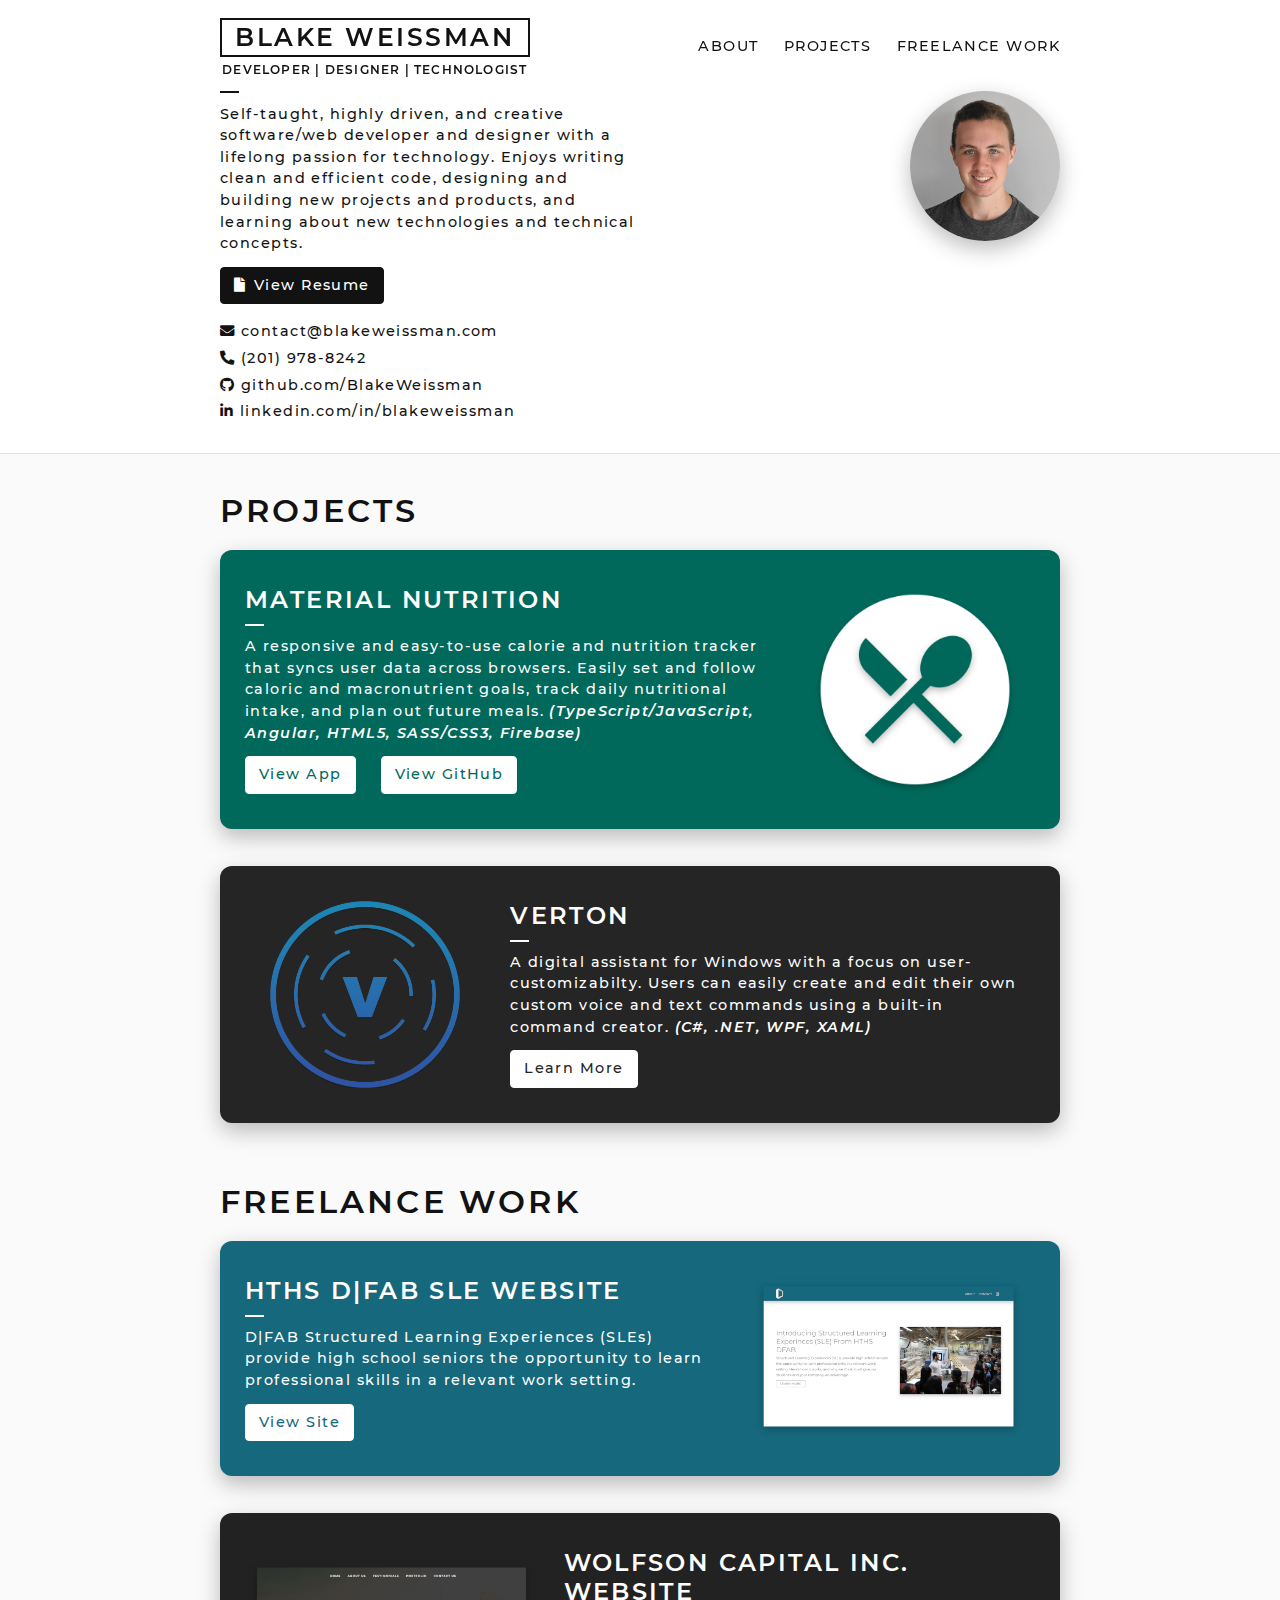
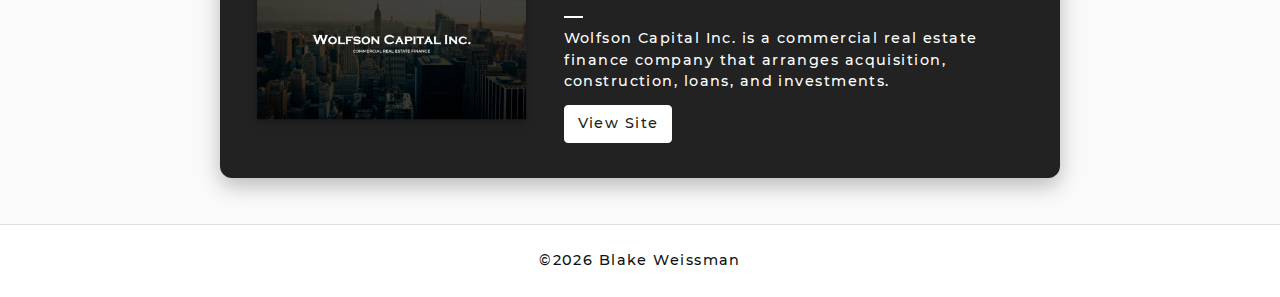
<file: index.html>
<!--Created by Blake Weissman-->

<!DOCTYPE html>
<html style="scroll-behavior: smooth;">
	<head>
		<title>
			Blake Weissman &middot; Developer | Designer | Technologist
		</title>
		<link href="css/style.css" rel="stylesheet"/>
		<link href="css/all.css" rel="stylesheet">
		<link href="css/montserrat.css" rel="stylesheet">
		<link href="img/favicon.png" rel="icon" type="image/png"/>
		<meta name="viewport" content="width=device-width, initial-scale=1.0"/>
    <meta name="description" content="Self-taught, highly driven, and creative software/web developer and designer with a lifelong passion for technology. Enjoys writing clean and efficient code, designing and building new projects and products, and learning about new technologies and technical concepts.">
		<meta name="keywords" content="blake, blake weissman, weissman, blake robert weissman, robert">
		<meta name="author" content="Blake Weissman">
	</head>
	<body>
		<div id="navbar">
			<div class="content">
				<div id="logo">
					<h1>
						Blake Weissman
					</h1>
					<h6>
						Developer | Designer | Technologist
					</h6>
				</div>
				<div id="nav-wrapper">
					<nav>
						<div>
							<button onclick="toggleNav()">
								<span></span>
								<span></span>
							</button>
						</div>
						<a href="#about">
							About
						</a>
						<a href="#projects">
							Projects
						</a>
						<a href="#freelance">
							Freelance Work
						</a>
					</nav>
				</div>
				<button onclick="toggleNav()">
					<span></span>
					<span></span>
					<span></span>
				</button>
			</div>
		</div>

		<div id="about">
			<div class="content">
				<div id="bio">
					<img class="profile show-mobile" src="img/profile.png">
					<h2 class="show-mobile">
						About
					</h2>
					<hr>
					<p>
						Self-taught, highly driven, and creative software/web developer and designer with a lifelong passion for technology. Enjoys writing clean and efficient code, designing and building new projects and products, and learning about new technologies and technical concepts.
					</p>
					<div class="buttons">
						<a class="button" href="resume.pdf" target="_blank">
							<i class="fas fa-file"></i> View Resume
						</a>
					</div>
					<div id="social">
						<a href="mailto:contact@blakeweissman.com">
							<i class="fas fa-envelope"></i> contact@blakeweissman.com
						</a>
						<a href="tel:2019788242">
							<i class="fas fa-phone-alt"></i> (201) 978-8242
						</a>
						<a href="https://github.com/BlakeWeissman" target="_blank">
							<i class="fab fa-github"></i> github.com/BlakeWeissman
						</a>
						<a href="https://linkedin.com/in/blakeweissman" target="_blank">
							<i class="fab fa-linkedin-in"></i> linkedin.com/in/blakeweissman
						</a>
					</div>
				</div>
				<div class="profile-wrap">
					<img class="profile hide-mobile" src="img/profile.png">
				</div>
			</div>
		</div>

		<span class="anchor" id="projects"></span>
		<div class="content">
			<h1>
				Projects
			</h1>
			<div class="card" id="material-nutrition">
				<div class="main">
					<div class="text">
						<h2>
							Material Nutrition
						</h2>
						<hr>
						<p>
							A responsive and easy-to-use calorie and nutrition tracker that syncs user data across browsers. Easily set and follow caloric and macronutrient goals, track daily nutritional intake, and plan out future meals. <i>(TypeScript/JavaScript, Angular, HTML5, SASS/CSS3, Firebase)</i>
						</p>
					</div>
					<div class="buttons">
						<a class="button" href="https://material-nutrition.web.app/" target="_blank">
							View App
						</a>
						<a class="button" href="https://github.com/BlakeWeissman/MaterialNutrition" target="_blank">
							View GitHub
						</a>
					</div>
				</div>
				<div class="img-wrap">
					<img src="img/material-nutrition.png">
				</div>
			</div>
			<div class="card" id="verton">
				<div class="main">
					<div class="text">
						<h2>
							Verton
						</h2>
						<hr>
						<p>
							A digital assistant for Windows with a focus on user-customizabilty. Users can easily create and edit their own custom voice and text commands using a built-in command creator. <i>(C#, .NET, WPF, XAML)</i>
						</p>
					</div>
					<div class="buttons">
						<a class="button" href="https://vertonai.com/" target="_blank">
							Learn More
						</a>
					</div>
				</div>
				<div class="img-wrap">
					<img src="img/verton.png">
				</div>
			</div>
		</div>

		<span class="anchor" id="freelance"></span>
		<div id="freelance" class="content">
			<h1>
				Freelance Work
			</h1>
			<div class="card" id="dfab">
				<div class="main">
					<div class="text">
						<h2>
							HTHS D|FAB SLE Website
						</h2>
						<hr>
						<p>
							D|FAB Structured Learning Experiences (SLEs) provide high school seniors the opportunity to learn professional skills in a relevant work setting.
						</p>
					</div>
					<div class="buttons">
						<a class="button" href="http://hths.hcstonline.org/dfab-sle/" target="_blank">
							View Site
						</a>
					</div>
				</div>
				<div class="img-wrap">
					<img src="img/dfab.png">
				</div>
			</div>
			<div class="card" id="wolfson">
				<div class="main">
					<div class="text">
						<h2>
							Wolfson Capital Inc. Website
						</h2>
						<hr>
						<p>
							Wolfson Capital Inc. is a commercial real estate finance company that arranges acquisition, construction, loans, and investments.
						</p>
					</div>
					<div class="buttons">
						<a class="button" href="https://www.wolfsoncapital.com/" target="_blank">
							View Site
						</a>
					</div>
				</div>
				<div class="img-wrap">
					<img src="img/wolfson.png">
				</div>
			</div>
		</div>

		<footer>
			<p>
			</p>
		</footer>

		<script>
			var bodyClassList = document.body.classList;

			if (!window.scrollY) {
				bodyClassList.add("animate");
			}

			onScroll = function() {
				var navbar = document.getElementById("navbar");
				if (window.scrollY) {
					navbar.classList.add("scroll");
				} else {
					navbar.classList.remove("scroll");
				}
			}
			onScroll();
			window.addEventListener('scroll', onScroll);

			document.getElementsByTagName("footer")[0].getElementsByTagName("p")[0].appendChild(document.createTextNode("\u00A9" + (new Date()).getFullYear() + " Blake Weissman"));

			var navWrapper = document.getElementById("nav-wrapper");
			var openNavWrapperClassName = "open";
			function toggleNav() {
				navWrapper.classList.toggle(openNavWrapperClassName);
				bodyClassList.toggle("no-scroll");
			}
			var menuCheck = document.getElementById("menu-check");
			document.addEventListener('click', function(e) {
				if (navWrapper.classList.contains(openNavWrapperClassName) && (e.target.tagName === "A" || e.target.id === "nav-wrapper")) {
					toggleNav();
				}
			});

		</script>
	</body>
</html>
</file>
<file: css/style.css>
@keyframes intro {
  from {
    opacity: 0;
    margin-top: -10px;
    margin-bottom: 10px; }
  to {
    opacity: 1;
    margin-top: 0px;
    margin-bottom: 0px; } }

* {
  box-sizing: border-box;
  font-family: 'montserrat', sans-serif;
  margin: 0;
  text-decoration: none;
  font-weight: 600;
  letter-spacing: 0.1em; }

.show-mobile {
  display: none; }

body {
  background: #fafafa; }

h1, h2, h6 {
  text-transform: uppercase; }

p, a, ul, li {
  font-weight: 500;
  font-size: 14.4px;
  line-height: 1.5em; }

a {
  color: inherit; }
  a:not(.button):hover {
    text-decoration: underline; }

.button {
  white-space: nowrap;
  border-radius: 4px;
  padding: 7px 13px;
  transition: background 0.1s ease 0s, color 0.1s ease 0s;
  display: inline-block; }
  .button i {
    margin-right: 2px; }

.animate #bio, .animate .profile-wrap, .animate #navbar .content {
  animation: intro 0.5s ease 0.3s 1 backwards; }

.animate > .content {
  animation: intro 0.5s ease 0.6s 1 backwards; }

.no-scroll {
  overflow: hidden; }

body > .content {
  padding: 12.5px;
  padding-bottom: 46.5px; }
  body > .content .main, body > .content .card, body > .content .img-wrap, body > .content h1 {
    margin: 0 12.5px; }
  body > .content h1 {
    margin-bottom: 20px;
    color: #121212; }
  body > .content h2, body > .content hr {
    margin-bottom: 10px; }

.profile {
  max-width: 150px;
  border-radius: 100%;
  box-shadow: 0px 8px 21px 0px rgba(0, 0, 0, 0.26); }

#navbar {
  background: transparent;
  padding: 17.5px 0;
  transition: all 0.2s ease 0s;
  position: fixed;
  width: 100%;
  z-index: 2;
  color: #121212; }
  #navbar .content {
    padding: 0 25px;
    display: flex;
    align-items: center;
    justify-content: space-between;
    height: 100%; }
  #navbar a {
    margin-left: 20px;
    text-transform: uppercase; }
  #navbar button {
    display: none;
    outline: none;
    cursor: pointer;
    flex-direction: column;
    background: transparent;
    border: none;
    padding: 0;
    margin-left: 45px;
    width: 25px; }
    #navbar button span {
      position: relative;
      display: block;
      height: 2px;
      width: 25px;
      background-color: #121212;
      transition: all 0.2s ease 0s;
      margin: 2.5px 0; }

.scroll {
  background: #121212 !important;
  color: #ffffff !important;
  box-shadow: 0px 8px 21px 0px rgba(0, 0, 0, 0.26); }
  .scroll > .content > button > span {
    background-color: #ffffff !important; }

hr {
  width: 19px;
  height: 2px;
  border: none; }

.card {
  box-shadow: 0px 8px 21px 0px rgba(0, 0, 0, 0.26);
  display: flex;
  border-radius: 12px;
  padding: 35px 12.5px; }
  .card:nth-child(odd) {
    flex-direction: row-reverse; }
  .card:not(:last-child) {
    margin-bottom: 37px !important; }
  .card img {
    position: absolute;
    left: 0;
    right: 0;
    margin: auto !important;
    max-width: 100%;
    max-height: 100%;
    top: 0;
    bottom: 0; }
  .card .main {
    display: flex;
    flex-direction: column; }
  .card .img-wrap {
    padding: 0;
    position: relative;
    overflow: hidden; }

.buttons {
  display: flex;
  flex-direction: row;
  flex-wrap: wrap; }
  .buttons .button {
    margin-right: 25px;
    margin-top: 14px; }

footer {
  text-align: center;
  padding: 25px;
  border-top: 1px solid #e0e0e0;
  background: #ffffff;
  color: #121212; }

::selection {
  background: #121212;
  color: #ffffff; }

::-moz-selection {
  background: #121212;
  color: #ffffff; }

#material-nutrition {
  background: #00695b;
  color: #ffffff; }
  #material-nutrition hr {
    background: #ffffff; }
  #material-nutrition .button {
    border: 1px solid #ffffff;
    background: #ffffff;
    color: #00695b; }
    #material-nutrition .button:hover {
      background: #00695b;
      color: #ffffff; }

#verton {
  background: #252525;
  color: #ffffff; }
  #verton hr {
    background: #ffffff; }
  #verton .button {
    border: 1px solid #ffffff;
    background: #ffffff;
    color: #252525; }
    #verton .button:hover {
      background: #252525;
      color: #ffffff; }

#dfab {
  background: #16687D;
  color: #ffffff; }
  #dfab hr {
    background: #ffffff; }
  #dfab .button {
    border: 1px solid #ffffff;
    background: #ffffff;
    color: #16687D; }
    #dfab .button:hover {
      background: #16687D;
      color: #ffffff; }

#wolfson {
  background: #222222;
  color: #ffffff; }
  #wolfson hr {
    background: #ffffff; }
  #wolfson .button {
    border: 1px solid #ffffff;
    background: #ffffff;
    color: #222222; }
    #wolfson .button:hover {
      background: #222222;
      color: #ffffff; }

@media only screen and (max-width: 915px) {
  .content {
    margin: auto;
    max-width: 790px; }
    .content p {
      margin-bottom: -2px; }
  #about {
    background: #ffffff;
    color: #121212;
    margin-bottom: 25px;
    border-bottom: 1px solid #e0e0e0; }
    #about hr {
      background: #121212; }
    #about .button {
      border: 1px solid #121212;
      background: #121212;
      color: #ffffff; }
      #about .button:hover {
        background: #ffffff;
        color: #121212; }
    #about hr {
      margin-bottom: 11px; }
    #about hr, #about .profile:not(.show-mobile) {
      margin-top: 13px; }
    #about h2 {
      margin-top: 13px; }
    #about .content {
      justify-content: space-between;
      display: flex;
      flex-direction: row;
      align-items: flex-start;
      padding: 25px; }
    #about #bio {
      width: 50%; }
    #about #social {
      display: flex;
      flex-direction: column;
      align-items: flex-start;
      margin-top: 17px; }
      #about #social a {
        margin-bottom: 5px;
        white-space: nowrap; }
  #material-nutrition .main, #verton .main {
    flex: 0 0 458.9px; }
  #material-nutrition .img-wrap, #verton .img-wrap {
    flex: 0 0 206.1px; }
  #dfab .main, #wolfson .main {
    flex: 0 0 411.5px; }
  #dfab .img-wrap, #wolfson .img-wrap {
    flex: 0 0 253.5px; } }

@media only screen and (max-width: 442.0594px) {
  #logo {
    width: 297.2856px;
    text-align: center; }
    #logo h1 {
      border: 2.4px solid;
      font-size: 24px;
      padding: 2.4px 0; }
    #logo h6 {
      margin-top: 4.8px;
      font-size: 11.5941384px; }
  #about .content {
    padding-top: 75.2041976098px !important; }
  .anchor {
    display: block;
    height: 112.7041976098px;
    margin-top: -112.7041976098px;
    visibility: hidden; } }

@media only screen and (max-width: 442.0594px) and (max-width: 815px) {
  nav div {
    height: 57.7041976098px; } }

@media only screen and (max-width: 417.2856px) {
  #logo {
    width: 272.5118px;
    text-align: center; }
    #logo h1 {
      border: 2.2px solid;
      font-size: 22px;
      padding: 2.2px 0; }
    #logo h6 {
      margin-top: 4.4px;
      font-size: 10.6279602px; }
  #about .content {
    padding-top: 70.3955144757px !important; }
  .anchor {
    display: block;
    height: 107.8955144757px;
    margin-top: -107.8955144757px;
    visibility: hidden; } }

@media only screen and (max-width: 417.2856px) and (max-width: 815px) {
  nav div {
    height: 52.8955144757px; } }

@media only screen and (max-width: 392.5118px) {
  #logo {
    width: 247.738px;
    text-align: center; }
    #logo h1 {
      border: 2px solid;
      font-size: 20px;
      padding: 2px 0; }
    #logo h6 {
      margin-top: 4px;
      font-size: 9.661782px; }
  #about .content {
    padding-top: 65.5868313415px !important; }
  .anchor {
    display: block;
    height: 103.0868313415px;
    margin-top: -103.0868313415px;
    visibility: hidden; } }

@media only screen and (max-width: 392.5118px) and (max-width: 815px) {
  nav div {
    height: 48.0868313415px; } }

@media only screen and (max-width: 367.738px) {
  #logo {
    width: 222.9642px;
    text-align: center; }
    #logo h1 {
      border: 1.8px solid;
      font-size: 18px;
      padding: 1.8px 0; }
    #logo h6 {
      margin-top: 3.6px;
      font-size: 8.6956038px; }
  #about .content {
    padding-top: 60.7781482074px !important; }
  .anchor {
    display: block;
    height: 98.2781482074px;
    margin-top: -98.2781482074px;
    visibility: hidden; } }

@media only screen and (max-width: 367.738px) and (max-width: 815px) {
  nav div {
    height: 43.2781482074px; } }

@media only screen and (max-width: 342.9642px) {
  #logo {
    width: 198.1904px;
    text-align: center; }
    #logo h1 {
      border: 1.6px solid;
      font-size: 16px;
      padding: 1.6px 0; }
    #logo h6 {
      margin-top: 3.2px;
      font-size: 7.7294256px; }
  #about .content {
    padding-top: 55.9694650732px !important; }
  .anchor {
    display: block;
    height: 93.4694650732px;
    margin-top: -93.4694650732px;
    visibility: hidden; } }

@media only screen and (max-width: 342.9642px) and (max-width: 815px) {
  nav div {
    height: 38.4694650732px; } }

@media only screen and (max-width: 318.1904px) {
  #logo {
    width: 173.4166px;
    text-align: center; }
    #logo h1 {
      border: 1.4px solid;
      font-size: 14px;
      padding: 1.4px 0; }
    #logo h6 {
      margin-top: 2.8px;
      font-size: 6.7632474px; }
  #about .content {
    padding-top: 51.1607819391px !important; }
  .anchor {
    display: block;
    height: 88.6607819391px;
    margin-top: -88.6607819391px;
    visibility: hidden; } }

@media only screen and (max-width: 318.1904px) and (max-width: 815px) {
  nav div {
    height: 33.6607819391px; } }

@media only screen and (max-width: 293.4166px) {
  #logo {
    width: 148.6428px;
    text-align: center; }
    #logo h1 {
      border: 1.2px solid;
      font-size: 12px;
      padding: 1.2px 0; }
    #logo h6 {
      margin-top: 2.4px;
      font-size: 5.7970692px; }
  #about .content {
    padding-top: 46.3520988049px !important; }
  .anchor {
    display: block;
    height: 83.8520988049px;
    margin-top: -83.8520988049px;
    visibility: hidden; } }

@media only screen and (max-width: 293.4166px) and (max-width: 815px) {
  nav div {
    height: 28.8520988049px; } }

@media only screen and (max-width: 268.6428px) {
  #logo {
    width: 123.869px;
    text-align: center; }
    #logo h1 {
      border: 1px solid;
      font-size: 10px;
      padding: 1px 0; }
    #logo h6 {
      margin-top: 2px;
      font-size: 4.830891px; }
  #about .content {
    padding-top: 41.5434156708px !important; }
  .anchor {
    display: block;
    height: 79.0434156708px;
    margin-top: -79.0434156708px;
    visibility: hidden; } }

@media only screen and (max-width: 268.6428px) and (max-width: 815px) {
  nav div {
    height: 24.0434156708px; } }

@media only screen and (max-width: 243.869px) {
  #logo {
    width: 99.0952px;
    text-align: center; }
    #logo h1 {
      border: 0.8px solid;
      font-size: 8px;
      padding: 0.8px 0; }
    #logo h6 {
      margin-top: 1.6px;
      font-size: 3.8647128px; }
  #about .content {
    padding-top: 36.7347325366px !important; }
  .anchor {
    display: block;
    height: 74.2347325366px;
    margin-top: -74.2347325366px;
    visibility: hidden; } }

@media only screen and (max-width: 243.869px) and (max-width: 815px) {
  nav div {
    height: 19.2347325366px; } }

@media only screen and (max-width: 219.0952px) {
  #logo {
    width: 74.3214px;
    text-align: center; }
    #logo h1 {
      border: 0.6px solid;
      font-size: 6px;
      padding: 0.6px 0; }
    #logo h6 {
      margin-top: 1.2px;
      font-size: 2.8985346px; }
  #about .content {
    padding-top: 31.9260494025px !important; }
  .anchor {
    display: block;
    height: 69.4260494025px;
    margin-top: -69.4260494025px;
    visibility: hidden; } }

@media only screen and (max-width: 219.0952px) and (max-width: 815px) {
  nav div {
    height: 14.4260494025px; } }

@media only screen and (max-width: 194.3214px) {
  #logo {
    width: 49.5476px;
    text-align: center; }
    #logo h1 {
      border: 0.4px solid;
      font-size: 4px;
      padding: 0.4px 0; }
    #logo h6 {
      margin-top: 0.8px;
      font-size: 1.9323564px; }
  #about .content {
    padding-top: 27.1173662683px !important; }
  .anchor {
    display: block;
    height: 64.6173662683px;
    margin-top: -64.6173662683px;
    visibility: hidden; } }

@media only screen and (max-width: 194.3214px) and (max-width: 815px) {
  nav div {
    height: 9.6173662683px; } }

@media only screen and (max-width: 169.5476px) {
  #logo {
    width: 24.7738px;
    text-align: center; }
    #logo h1 {
      border: 0.2px solid;
      font-size: 2px;
      padding: 0.2px 0; }
    #logo h6 {
      margin-top: 0.4px;
      font-size: 0.9661782px; }
  #about .content {
    padding-top: 22.3086831342px !important; }
  .anchor {
    display: block;
    height: 59.8086831342px;
    margin-top: -59.8086831342px;
    visibility: hidden; } }

@media only screen and (max-width: 169.5476px) and (max-width: 815px) {
  nav div {
    height: 4.8086831342px; } }

@media only screen and (max-width: 144.7738px) {
  #logo {
    width: 0px;
    text-align: center; }
    #logo h1 {
      border: 0px solid;
      font-size: 0px;
      padding: 0px 0; }
    #logo h6 {
      margin-top: 0px;
      font-size: 0px; }
  #about .content {
    padding-top: 17.5px !important; }
  .anchor {
    display: block;
    height: 55px;
    margin-top: -55px;
    visibility: hidden; } }

@media only screen and (max-width: 144.7738px) and (max-width: 815px) {
  nav div {
    height: 0px; } }

@media only screen and (max-width: 120px) {
  #logo {
    width: -24.7738px;
    text-align: center; }
    #logo h1 {
      border: -0.2px solid;
      font-size: -2px;
      padding: -0.2px 0; }
    #logo h6 {
      margin-top: -0.4px;
      font-size: -0.9661782px; }
  #about .content {
    padding-top: 12.6913168658px !important; }
  .anchor {
    display: block;
    height: 50.1913168658px;
    margin-top: -50.1913168658px;
    visibility: hidden; } }

@media only screen and (max-width: 120px) and (max-width: 815px) {
  nav div {
    height: -4.8086831342px; } }

@media only screen and (min-width: 429.6725px) {
  #logo {
    width: 309.6725px;
    text-align: center; }
    #logo h1 {
      border: 2.5px solid;
      font-size: 25px;
      padding: 2.5px 0; }
    #logo h6 {
      margin-top: 5px;
      font-size: 12.0772275px; }
  #about .content {
    padding-top: 77.6085391769px !important; }
  .anchor {
    display: block;
    height: 115.1085391769px;
    margin-top: -115.1085391769px;
    visibility: hidden; } }

@media only screen and (min-width: 429.6725px) and (max-width: 815px) {
  nav div {
    height: 60.1085391769px; } }

@media only screen and (min-width: 915px) {
  .content {
    margin: auto;
    max-width: 890px; }
    .content p {
      margin-bottom: -2px; }
  #about {
    background: #ffffff;
    color: #121212;
    margin-bottom: 25px;
    border-bottom: 1px solid #e0e0e0; }
    #about hr {
      background: #121212; }
    #about .button {
      border: 1px solid #121212;
      background: #121212;
      color: #ffffff; }
      #about .button:hover {
        background: #ffffff;
        color: #121212; }
    #about hr {
      margin-bottom: 11px; }
    #about hr, #about .profile:not(.show-mobile) {
      margin-top: 13px; }
    #about h2 {
      margin-top: 13px; }
    #about .content {
      justify-content: space-between;
      display: flex;
      flex-direction: row;
      align-items: flex-start;
      padding: 25px; }
    #about #bio {
      width: 50%; }
    #about #social {
      display: flex;
      flex-direction: column;
      align-items: flex-start;
      margin-top: 17px; }
      #about #social a {
        margin-bottom: 5px;
        white-space: nowrap; }
  #material-nutrition .main, #verton .main {
    flex: 0 0 524.9px; }
  #material-nutrition .img-wrap, #verton .img-wrap {
    flex: 0 0 240.1px; }
  #dfab .main, #wolfson .main {
    flex: 0 0 471.5px; }
  #dfab .img-wrap, #wolfson .img-wrap {
    flex: 0 0 293.5px; } }

@media only screen and (max-width: 815px) {
  .card {
    flex-direction: column-reverse !important; }
    .card .img-wrap {
      margin-bottom: 25px !important; }
  .main {
    flex: auto !important; }
  #navbar button {
    display: flex !important; }
  #nav-wrapper.open {
    pointer-events: auto;
    background: rgba(0, 0, 0, 0.75); }
    #nav-wrapper.open nav {
      right: 0; }
  #nav-wrapper {
    position: fixed;
    background: rgba(0, 0, 0, 0);
    right: 0;
    top: 0;
    width: 100vw;
    height: 100vh;
    pointer-events: none;
    z-index: 1;
    transition: background 0.2s ease 0s; }
    #nav-wrapper span {
      margin-top: 3px; }
      #nav-wrapper span:first-child {
        transform: rotate(45deg) translate(2.5px, 2.5px); }
      #nav-wrapper span:last-child {
        transform: rotate(-45deg) translate(2.5px, -2.5px); }
  nav {
    transition: right 0.5s ease 0s;
    background: #ffffff;
    display: flex;
    flex-direction: column;
    align-items: flex-end;
    width: 214px;
    height: 100vh;
    right: -243px;
    position: absolute;
    padding: 0 25px;
    box-shadow: 0px 8px 21px 0px rgba(0, 0, 0, 0.26); }
    nav a {
      margin-bottom: 8px;
      color: #121212;
      margin-left: 0 !important; }
    nav div {
      margin: 17.5px 0;
      display: flex;
      align-items: center; } }

@media only screen and (max-width: 630px) {
  #bio {
    width: 100% !important;
    padding-top: 20px; }
  .profile {
    max-width: 125px !important;
    margin-top: 17.5px; }
  .show-mobile {
    display: block; }
  .hide-mobile {
    display: none; }
  #navbar {
    background: #121212 !important;
    color: #ffffff !important;
    box-shadow: 0px 8px 21px 0px rgba(0, 0, 0, 0.26); }
    #navbar > .content > button > span {
      background-color: #ffffff !important; }
  .animate #navbar {
    animation: intro 0.5s ease 0.3s 1 backwards; }
  .animate #bio, .animate .profile-wrap {
    animation: intro 0.5s ease 0.6s 1 backwards; }
  .animate > .content {
    animation: intro 0.5s ease 1.1s 1 backwards; }
  .animate #navbar .content {
    animation: none; }
  #dfab .img-wrap, #wolfson .img-wrap {
    flex: auto !important; }
    #dfab .img-wrap img, #wolfson .img-wrap img {
      position: initial; } }

@media only screen and (max-width: 325px) {
  #about #social a {
    text-overflow: ellipsis;
    overflow: hidden;
    max-width: 100%; } }
</file>
<file: css/montserrat.css>
/* montserrat-600 - latin */
@font-face {
  font-family: 'Montserrat';
  font-style: normal;
  font-weight: 600;
  src: url('../webfonts/montserrat-v14-latin-600.eot'); /* IE9 Compat Modes */
  src: local('Montserrat SemiBold'), local('Montserrat-SemiBold'),
       url('../webfonts/montserrat-v14-latin-600.eot?#iefix') format('embedded-opentype'), /* IE6-IE8 */
       url('../webfonts/montserrat-v14-latin-600.woff2') format('woff2'), /* Super Modern Browsers */
       url('../webfonts/montserrat-v14-latin-600.woff') format('woff'), /* Modern Browsers */
       url('../webfonts/montserrat-v14-latin-600.ttf') format('truetype'), /* Safari, Android, iOS */
       url('../webfonts/montserrat-v14-latin-600.svg#Montserrat') format('svg'); /* Legacy iOS */
}
/* montserrat-500 - latin */
@font-face {
  font-family: 'Montserrat';
  font-style: normal;
  font-weight: 500;
  src: url('../webfonts/montserrat-v14-latin-500.eot'); /* IE9 Compat Modes */
  src: local('Montserrat Medium'), local('Montserrat-Medium'),
       url('../webfonts/montserrat-v14-latin-500.eot?#iefix') format('embedded-opentype'), /* IE6-IE8 */
       url('../webfonts/montserrat-v14-latin-500.woff2') format('woff2'), /* Super Modern Browsers */
       url('../webfonts/montserrat-v14-latin-500.woff') format('woff'), /* Modern Browsers */
       url('../webfonts/montserrat-v14-latin-500.ttf') format('truetype'), /* Safari, Android, iOS */
       url('../webfonts/montserrat-v14-latin-500.svg#Montserrat') format('svg'); /* Legacy iOS */
}
/* montserrat-500italic - latin */
@font-face {
  font-family: 'Montserrat';
  font-style: italic;
  font-weight: 500;
  src: url('../webfonts/montserrat-v14-latin-500italic.eot'); /* IE9 Compat Modes */
  src: local('Montserrat Medium Italic'), local('Montserrat-MediumItalic'),
       url('../webfonts/montserrat-v14-latin-500italic.eot?#iefix') format('embedded-opentype'), /* IE6-IE8 */
       url('../webfonts/montserrat-v14-latin-500italic.woff2') format('woff2'), /* Super Modern Browsers */
       url('../webfonts/montserrat-v14-latin-500italic.woff') format('woff'), /* Modern Browsers */
       url('../webfonts/montserrat-v14-latin-500italic.ttf') format('truetype'), /* Safari, Android, iOS */
       url('../webfonts/montserrat-v14-latin-500italic.svg#Montserrat') format('svg'); /* Legacy iOS */
}
/* montserrat-600italic - latin */
@font-face {
  font-family: 'Montserrat';
  font-style: italic;
  font-weight: 600;
  src: url('../webfonts/montserrat-v14-latin-600italic.eot'); /* IE9 Compat Modes */
  src: local('Montserrat SemiBold Italic'), local('Montserrat-SemiBoldItalic'),
       url('../webfonts/montserrat-v14-latin-600italic.eot?#iefix') format('embedded-opentype'), /* IE6-IE8 */
       url('../webfonts/montserrat-v14-latin-600italic.woff2') format('woff2'), /* Super Modern Browsers */
       url('../webfonts/montserrat-v14-latin-600italic.woff') format('woff'), /* Modern Browsers */
       url('../webfonts/montserrat-v14-latin-600italic.ttf') format('truetype'), /* Safari, Android, iOS */
       url('../webfonts/montserrat-v14-latin-600italic.svg#Montserrat') format('svg'); /* Legacy iOS */
}
</file>
